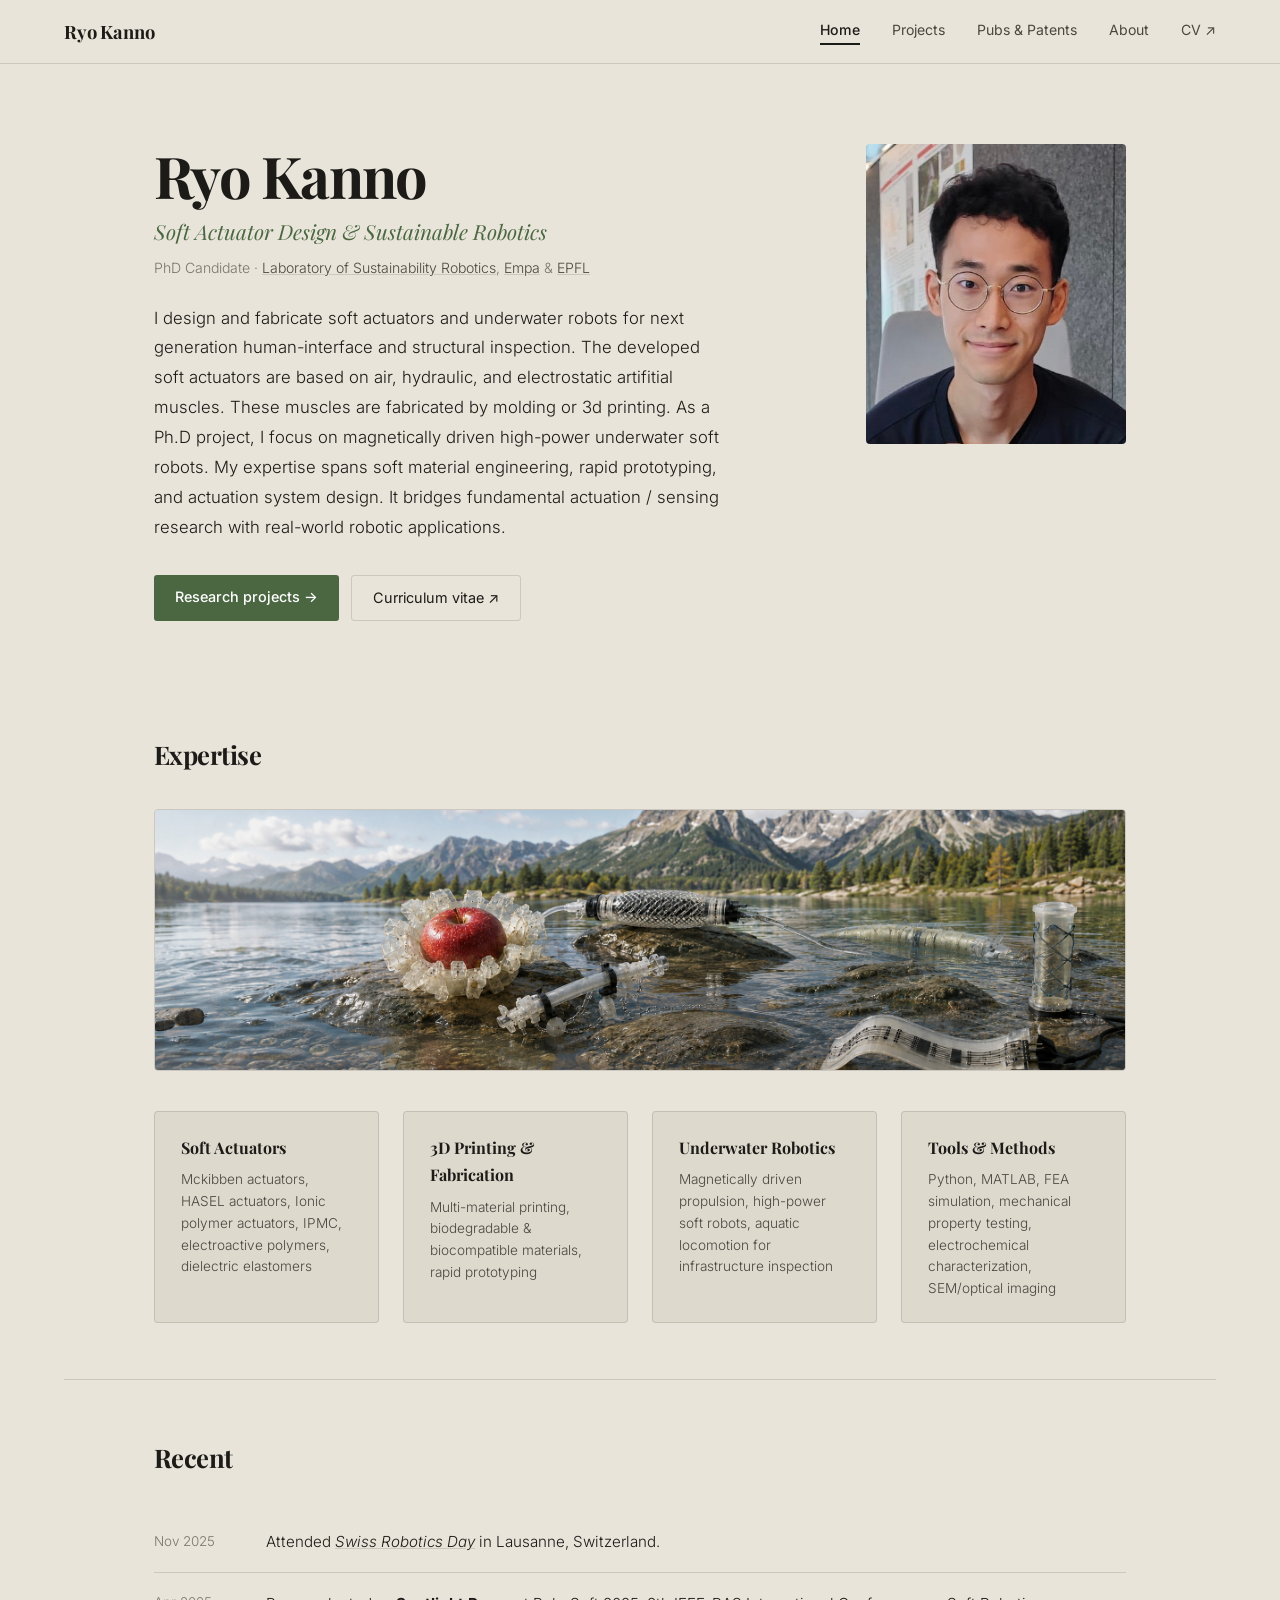
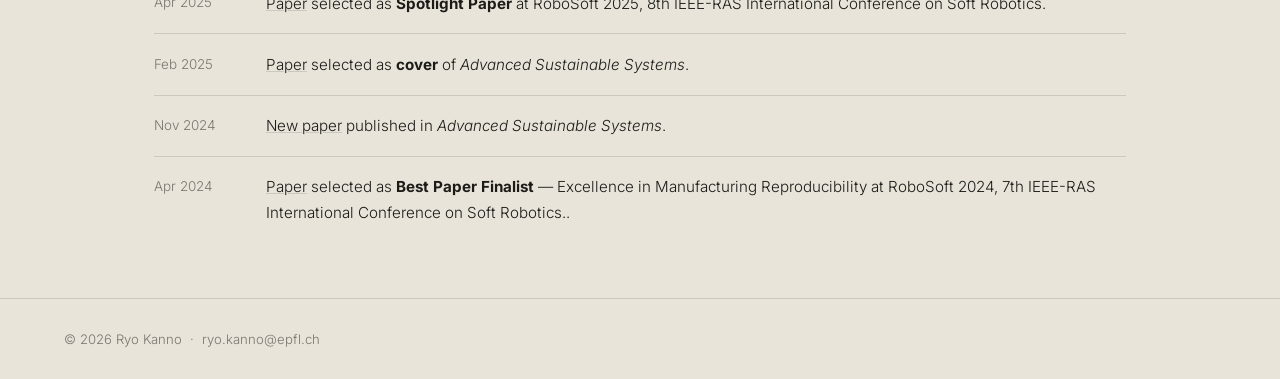
<file: index.html>
<!DOCTYPE html>
<html lang="en">
<head>
  <meta charset="UTF-8" />
  <meta name="viewport" content="width=device-width, initial-scale=1.0" />
  <meta name="description" content="Ryo Kanno — Soft Robotics Engineer. PhD candidate at EPFL specializing in ionic polymer actuators, 3D printing, and underwater soft robots." />
  <title>Ryo Kanno</title>
  <link rel="stylesheet" href="style.css" />
  <link rel="preconnect" href="https://fonts.googleapis.com" />
  <link href="https://fonts.googleapis.com/css2?family=Playfair+Display:ital,wght@0,400;0,700;1,400;1,700&family=Inter:wght@300;400;500&display=swap" rel="stylesheet" />
</head>
<body>

  <!-- TOP NAV -->
  <header class="topnav">
    <a class="site-name" href="index.html">Ryo Kanno</a>
    <nav class="nav-links">
      <a href="index.html" class="active">Home</a>
      <a href="projects.html">Projects</a>
      <a href="publications.html">Pubs &amp; Patents</a>
      <a href="about.html">About</a>
      <a href="CV_Ryo_Kanno_General.pdf" target="_blank">CV ↗</a>
    </nav>
    <button class="hamburger" onclick="toggleMobileNav()" aria-label="Menu">&#9776;</button>
  </header>

  <div class="mobile-nav" id="mobileNav">
    <a href="index.html">Home</a>
    <a href="projects.html">Projects</a>
    <a href="publications.html">Pubs &amp; Patents</a>
    <a href="about.html">About</a>
    <a href="CV_Ryo_Kanno_General.pdf" target="_blank">CV ↗</a>
  </div>

  <!-- HERO -->
  <main>
    <section class="hero">
      <div class="hero-left">
        <h1>Ryo Kanno</h1>
        <p class="hero-tagline">Soft Actuator Design &amp; Sustainable Robotics</p>
        <p class="hero-affil">
          PhD Candidate · <a href="https://sustainability-robotics.ch" target="_blank">Laboratory of Sustainability Robotics</a>,
          <a href="https://www.empa.ch" target="_blank">Empa</a> &amp; <a href="https://www.epfl.ch" target="_blank">EPFL</a>
        </p>
        <p class="hero-bio">
          I design and fabricate soft actuators and underwater robots for next generation human-interface and structural inspection. 
          The developed soft actuators are based on air, hydraulic, and electrostatic artifitial muscles. 
          These muscles are fabricated by molding or 3d printing. As a Ph.D project, 
          I focus on magnetically driven high-power underwater soft robots. My expertise spans
          soft material engineering, rapid prototyping, and actuation system design. It bridges
          fundamental actuation / sensing research with real-world robotic applications.
        </p>
        <div class="hero-ctas">
          <a href="projects.html" class="btn-primary">Research projects →</a>
          <a href="CV_Ryo_Kanno_General.pdf" target="_blank" class="btn-secondary">Curriculum vitae ↗</a>
        </div>
      </div>
      <div class="hero-right">
        <!-- Replace with: <img src="images/headshot.jpg" alt="Ryo Kanno" /> -->
        <img src="IMG_6005.jpeg" alt="Ryo Kanno" class="hero-photo" />
      </div>
    </section>

    <!-- EXPERTISE -->
    <section class="section expertise-section">
      <h2>Expertise</h2>

      <!-- ADD THE BANNER IMAGE HERE -->
      <div class="expertise-banner-wrapper">
        <img src="expertise.png" alt="Robotics Research Overview" class="expertise-banner-img" />
      </div>

      <div class="expertise-grid">
        <div class="expertise-item">
          <h3>Soft Actuators</h3>
          <p>Mckibben actuators, HASEL actuators, Ionic polymer actuators, IPMC, electroactive polymers, dielectric elastomers</p>
        </div>
        <div class="expertise-item">
          <h3>3D Printing &amp; Fabrication</h3>
          <p>Multi-material printing, biodegradable &amp; biocompatible materials, rapid prototyping</p>
        </div>
        <div class="expertise-item">
          <h3>Underwater Robotics</h3>
          <p>Magnetically driven propulsion, high-power soft robots, aquatic locomotion for infrastructure inspection</p>
        </div>
        <div class="expertise-item">
          <h3>Tools &amp; Methods</h3>
          <p>Python, MATLAB, FEA simulation, mechanical property testing, electrochemical characterization, SEM/optical imaging</p>
        </div>
      </div>
    </section>

    <div class="full-divider"></div>

    <!-- RECENT -->
    <section class="section recent-section">
      <h2>Recent</h2>
      <ul class="recent-list">
        <li>
          <span class="recent-date">Nov 2025</span>
          <span class="recent-text">Attended <a href="https://swissroboticsday.ch/srd25/" target="_blank"><em>Swiss Robotics Day</em></a> in Lausanne, Switzerland.</span>
        </li>
        <li>
          <span class="recent-date">Apr 2025</span>
          <span class="recent-text"><a href="https://arxiv.org/pdf/2501.12025" target="_blank">Paper</a> selected as <strong>Spotlight Paper</strong> at RoboSoft 2025, 8th IEEE-RAS International Conference on Soft Robotics.</span>
        </li>
        <li>
          <span class="recent-date">Feb 2025</span>
          <span class="recent-text"><a href="https://advanced.onlinelibrary.wiley.com/doi/abs/10.1002/adsu.202570021" target="_blank">Paper</a> selected as <strong>cover</strong> of <em>Advanced Sustainable Systems</em>.</span>
        </li>
        <li>
          <span class="recent-date">Nov 2024</span>
          <span class="recent-text"><a href="https://advanced.onlinelibrary.wiley.com/doi/full/10.1002/adsu.202400450" target="_blank">New paper</a> published in <em>Advanced Sustainable Systems</em>.</span>
        </li>
        <li>
          <span class="recent-date">Apr 2024</span>
          <span class="recent-text"><a href="https://takahiromiki.com/publication-posts/learning-to-walk-in-confined-spaces-using-3d-representation/" target="_blank">Paper</a> selected as <strong>Best Paper Finalist</strong> — Excellence in Manufacturing Reproducibility at RoboSoft 2024, 7th IEEE-RAS International Conference on Soft Robotics..</span>
        </li>
      </ul>
    </section>
  </main>

  <footer class="footer">
    © 2026 Ryo Kanno &nbsp;·&nbsp; <a href="mailto:ryo.kanno@epfl.ch">ryo.kanno@epfl.ch</a>
  </footer>

  <script>
    function toggleMobileNav() {
      document.getElementById('mobileNav').classList.toggle('open');
    }
  </script>
</body>
</html>
</file>
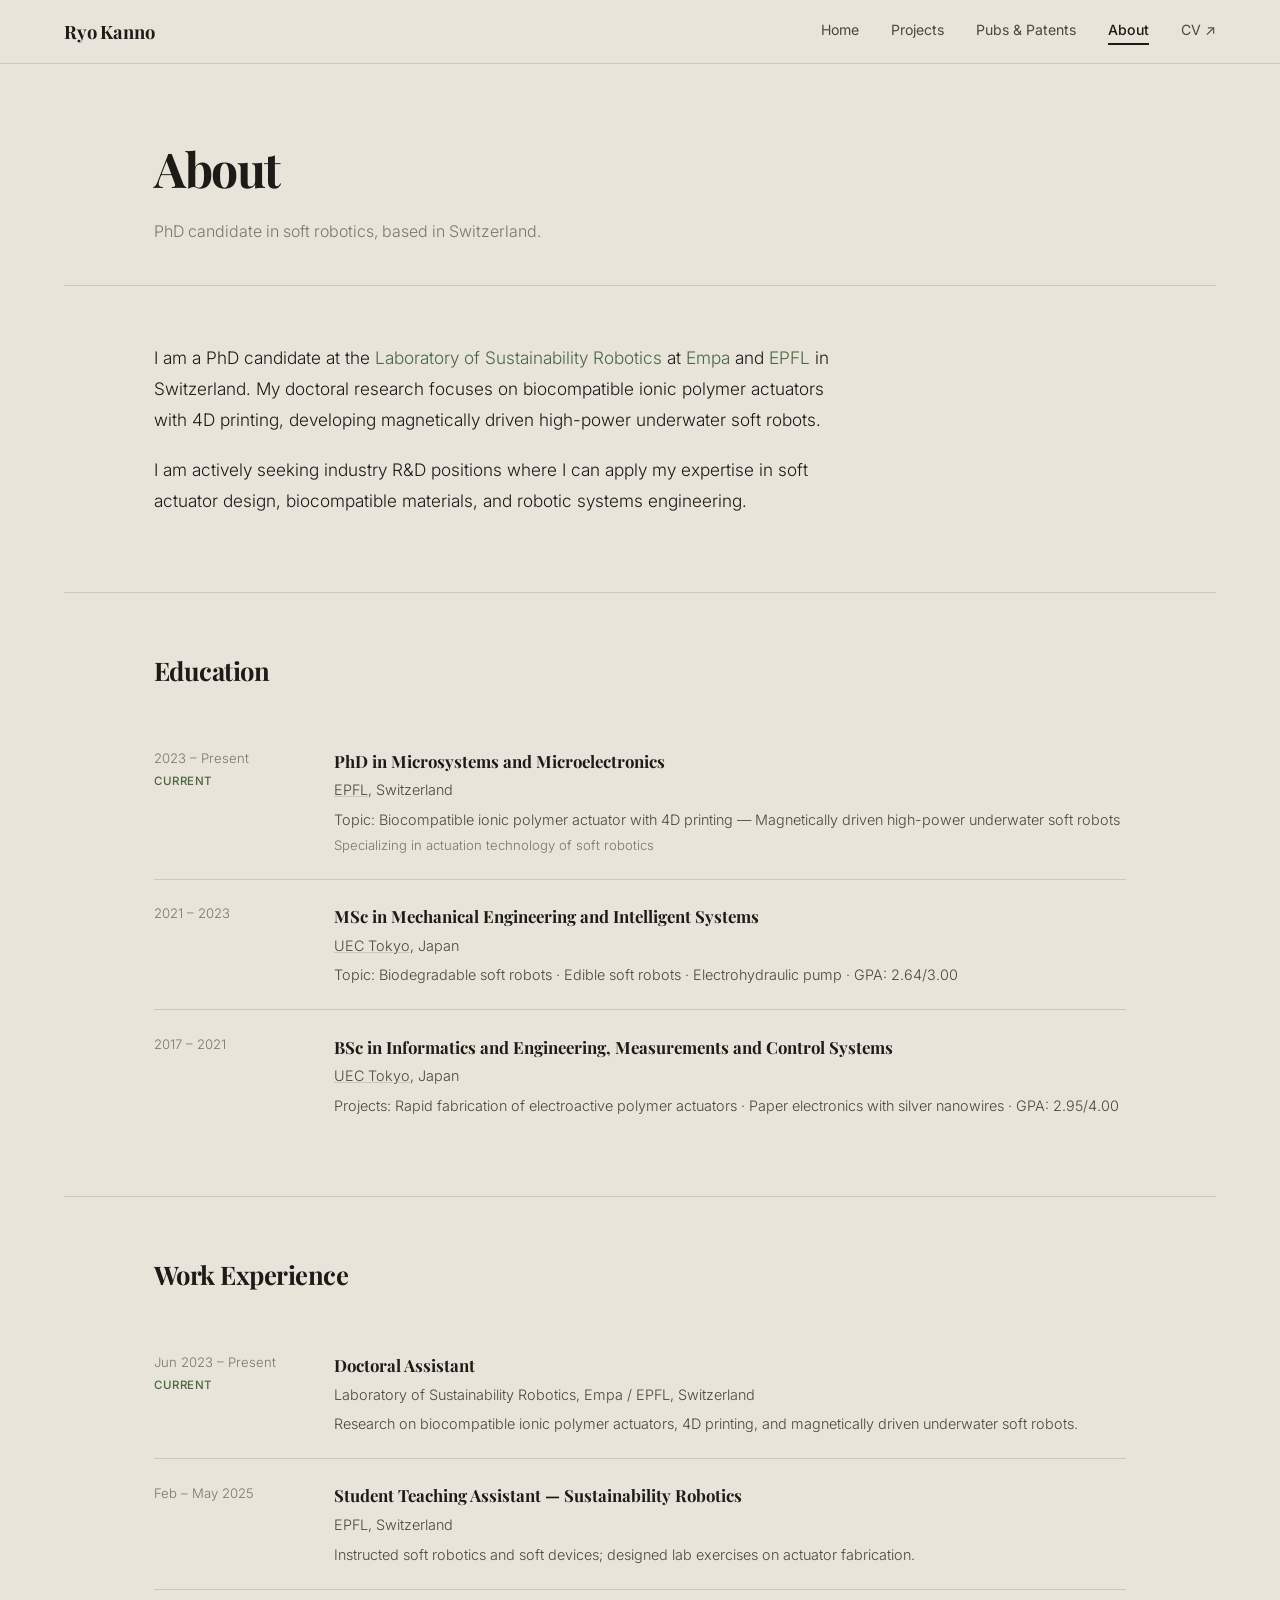
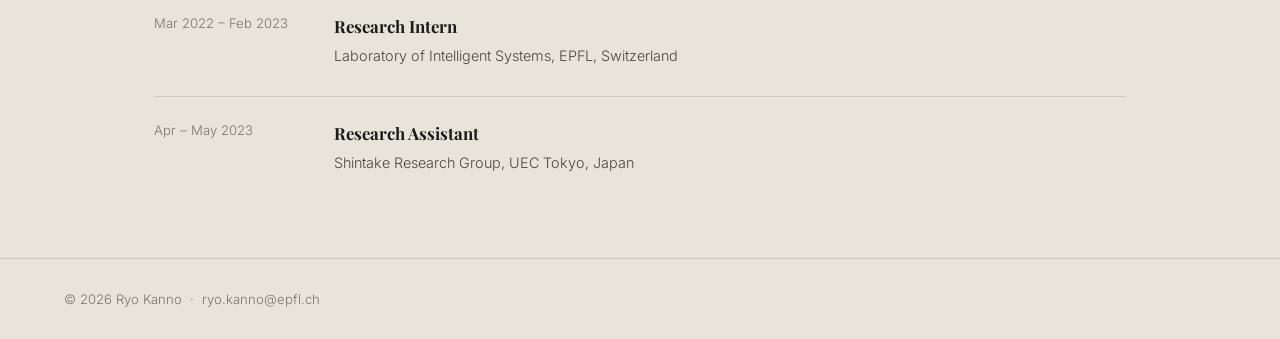
<file: about.html>
<!DOCTYPE html>
<html lang="en">
<head>
  <meta charset="UTF-8" />
  <meta name="viewport" content="width=device-width, initial-scale=1.0" />
  <title>About — Ryo Kanno</title>
  <link rel="stylesheet" href="style.css" />
  <link rel="preconnect" href="https://fonts.googleapis.com" />
  <link href="https://fonts.googleapis.com/css2?family=Playfair+Display:ital,wght@0,400;0,700;1,400;1,700&family=Inter:wght@300;400;500&display=swap" rel="stylesheet" />
</head>
<body>

  <header class="topnav">
    <a class="site-name" href="index.html">Ryo Kanno</a>
    <nav class="nav-links">
      <a href="index.html">Home</a>
      <a href="projects.html">Projects</a>
      <a href="publications.html">Pubs &amp; Patents</a>
      <a href="about.html" class="active">About</a>
      <a href="CV_Ryo_Kanno_General.pdf" target="_blank">CV ↗</a>
    </nav>
    <button class="hamburger" onclick="toggleMobileNav()" aria-label="Menu">&#9776;</button>
  </header>

  <div class="mobile-nav" id="mobileNav">
    <a href="index.html">Home</a>
    <a href="projects.html">Projects</a>
    <a href="publications.html">Pubs &amp; Patents</a>
    <a href="about.html">About</a>
    <a href="CV_Ryo_Kanno_General.pdf" target="_blank">CV ↗</a>
  </div>

  <main>
    <section class="page-hero">
      <h1>About</h1>
      <p class="page-sub">PhD candidate in soft robotics, based in Switzerland.</p>
    </section>

    <div class="full-divider"></div>

    <section class="section inner-section">
      <p class="about-lead">
        I am a PhD candidate at the <a href="https://sustainability-robotics.ch" target="_blank">Laboratory of Sustainability Robotics</a>
        at <a href="https://www.empa.ch" target="_blank">Empa</a> and <a href="https://www.epfl.ch" target="_blank">EPFL</a> in Switzerland.
        My doctoral research focuses on biocompatible ionic polymer actuators with 4D printing,
        developing magnetically driven high-power underwater soft robots.
      </p>
      <p class="about-lead">
        I am actively seeking industry R&amp;D positions where I can apply my expertise in
        soft actuator design, biocompatible materials, and robotic systems engineering.
      </p>
    </section>

    <div class="full-divider"></div>

    <!-- EDUCATION -->
    <section class="section inner-section">
      <h2>Education</h2>

      <div class="cv-entry">
        <div class="cv-meta">
          <span class="cv-date">2023 – Present</span>
          <span class="cv-tag">Current</span>
        </div>
        <div class="cv-body">
          <h3>PhD in Microsystems and Microelectronics</h3>
          <p class="cv-place"><a href="https://www.epfl.ch" target="_blank">EPFL</a>, Switzerland</p>
          <p>Topic: Biocompatible ionic polymer actuator with 4D printing — Magnetically driven high-power underwater soft robots</p>
          <p class="cv-note">Specializing in actuation technology of soft robotics</p>
        </div>
      </div>

      <div class="cv-entry">
        <div class="cv-meta">
          <span class="cv-date">2021 – 2023</span>
        </div>
        <div class="cv-body">
          <h3>MSc in Mechanical Engineering and Intelligent Systems</h3>
          <p class="cv-place"><a href="https://www.uec.ac.jp/eng/" target="_blank">UEC Tokyo</a>, Japan</p>
          <p>Topic: Biodegradable soft robots · Edible soft robots · Electrohydraulic pump · GPA: 2.64/3.00</p>
        </div>
      </div>

      <div class="cv-entry">
        <div class="cv-meta">
          <span class="cv-date">2017 – 2021</span>
        </div>
        <div class="cv-body">
          <h3>BSc in Informatics and Engineering, Measurements and Control Systems</h3>
          <p class="cv-place"><a href="https://www.uec.ac.jp/eng/" target="_blank">UEC Tokyo</a>, Japan</p>
          <p>Projects: Rapid fabrication of electroactive polymer actuators · Paper electronics with silver nanowires · GPA: 2.95/4.00</p>
        </div>
      </div>
    </section>

    <div class="full-divider"></div>

    <!-- EXPERIENCE -->
    <section class="section inner-section">
      <h2>Work Experience</h2>

      <div class="cv-entry">
        <div class="cv-meta">
          <span class="cv-date">Jun 2023 – Present</span>
          <span class="cv-tag">Current</span>
        </div>
        <div class="cv-body">
          <h3>Doctoral Assistant</h3>
          <p class="cv-place">Laboratory of Sustainability Robotics, Empa / EPFL, Switzerland</p>
          <p>Research on biocompatible ionic polymer actuators, 4D printing, and magnetically driven underwater soft robots.</p>
        </div>
      </div>

      <div class="cv-entry">
        <div class="cv-meta">
          <span class="cv-date">Feb – May 2025</span>
        </div>
        <div class="cv-body">
          <h3>Student Teaching Assistant — Sustainability Robotics</h3>
          <p class="cv-place">EPFL, Switzerland</p>
          <p>Instructed soft robotics and soft devices; designed lab exercises on actuator fabrication.</p>
        </div>
      </div>

      <div class="cv-entry">
        <div class="cv-meta">
          <span class="cv-date">Mar 2022 – Feb 2023</span>
        </div>
        <div class="cv-body">
          <h3>Research Intern</h3>
          <p class="cv-place">Laboratory of Intelligent Systems, EPFL, Switzerland</p>
        </div>
      </div>

      <div class="cv-entry">
        <div class="cv-meta">
          <span class="cv-date">Apr – May 2023</span>
        </div>
        <div class="cv-body">
          <h3>Research Assistant</h3>
          <p class="cv-place">Shintake Research Group, UEC Tokyo, Japan</p>
        </div>
      </div>
    </section>

  </main>

  <footer class="footer">
    © 2026 Ryo Kanno &nbsp;·&nbsp; <a href="mailto:ryo.kanno@epfl.ch">ryo.kanno@epfl.ch</a>
  </footer>

  <script>
    function toggleMobileNav() {
      document.getElementById('mobileNav').classList.toggle('open');
    }
  </script>
</body>
</html>
</file>
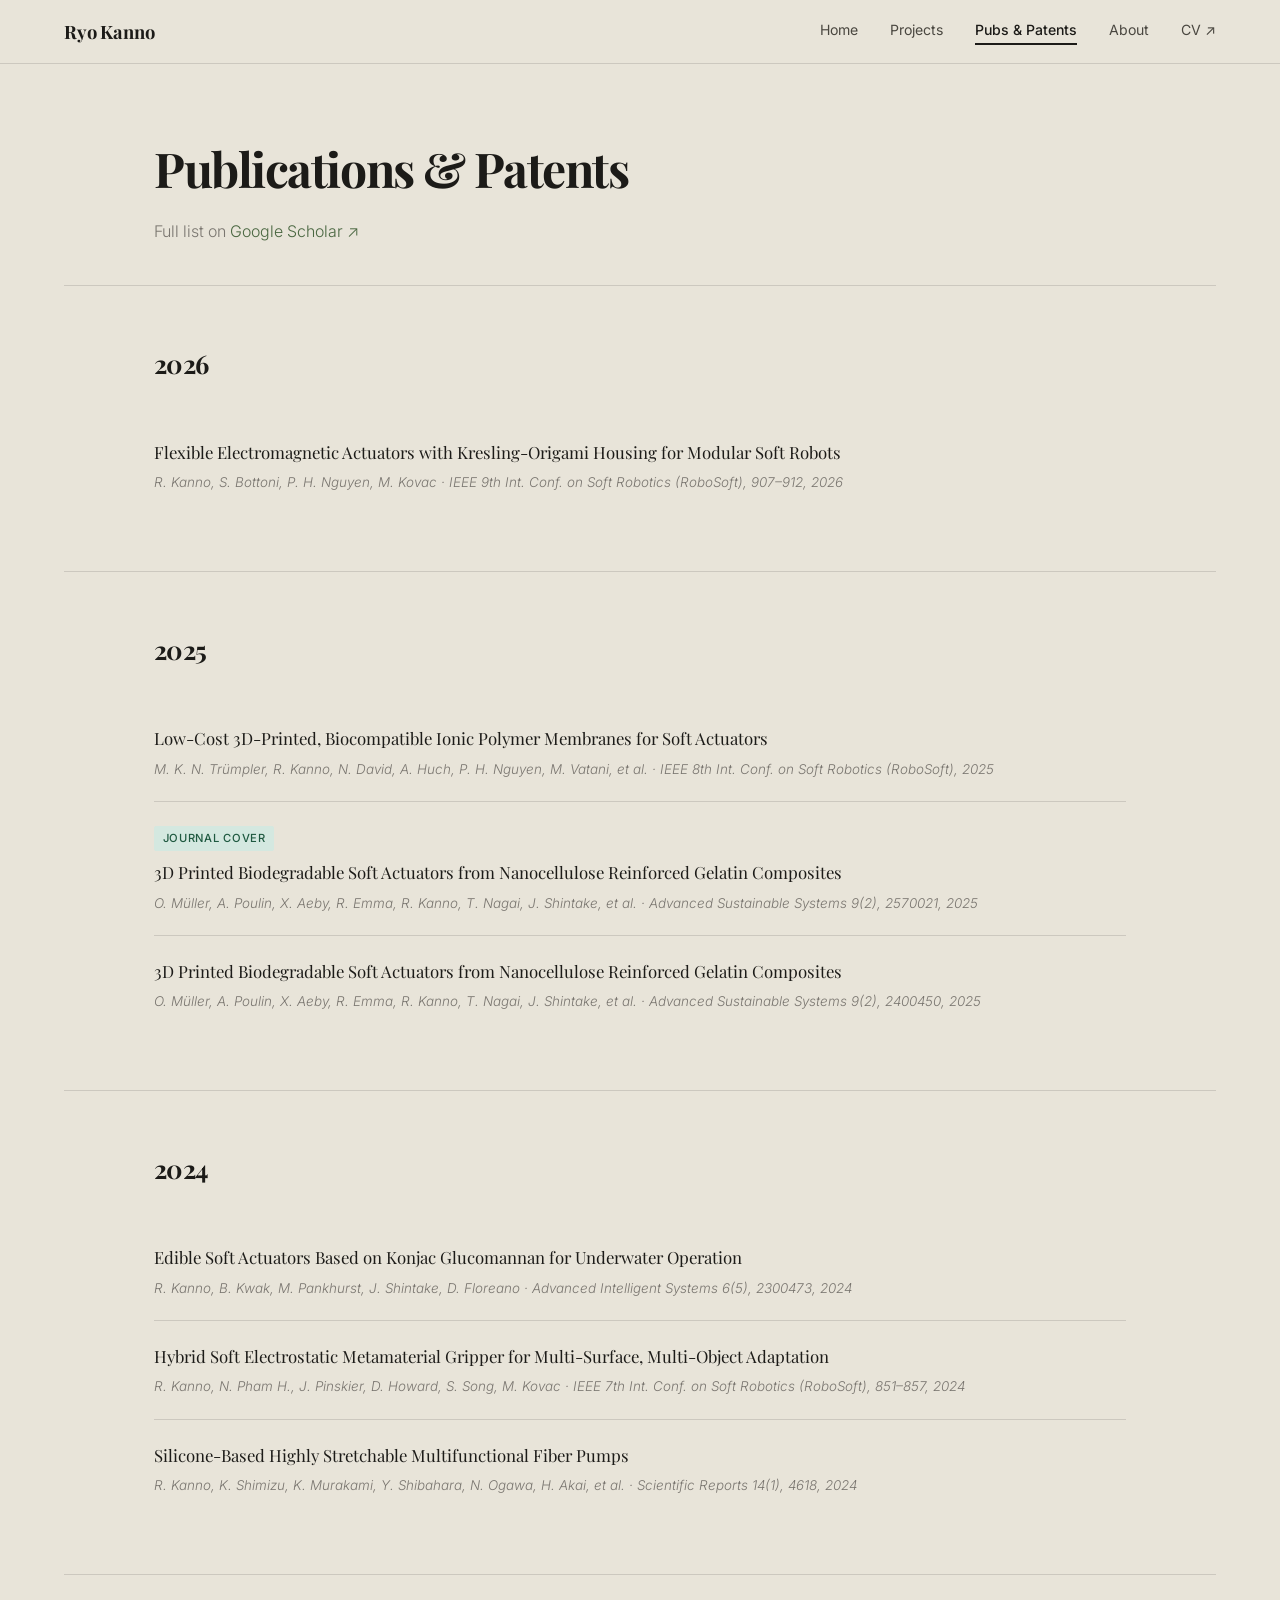
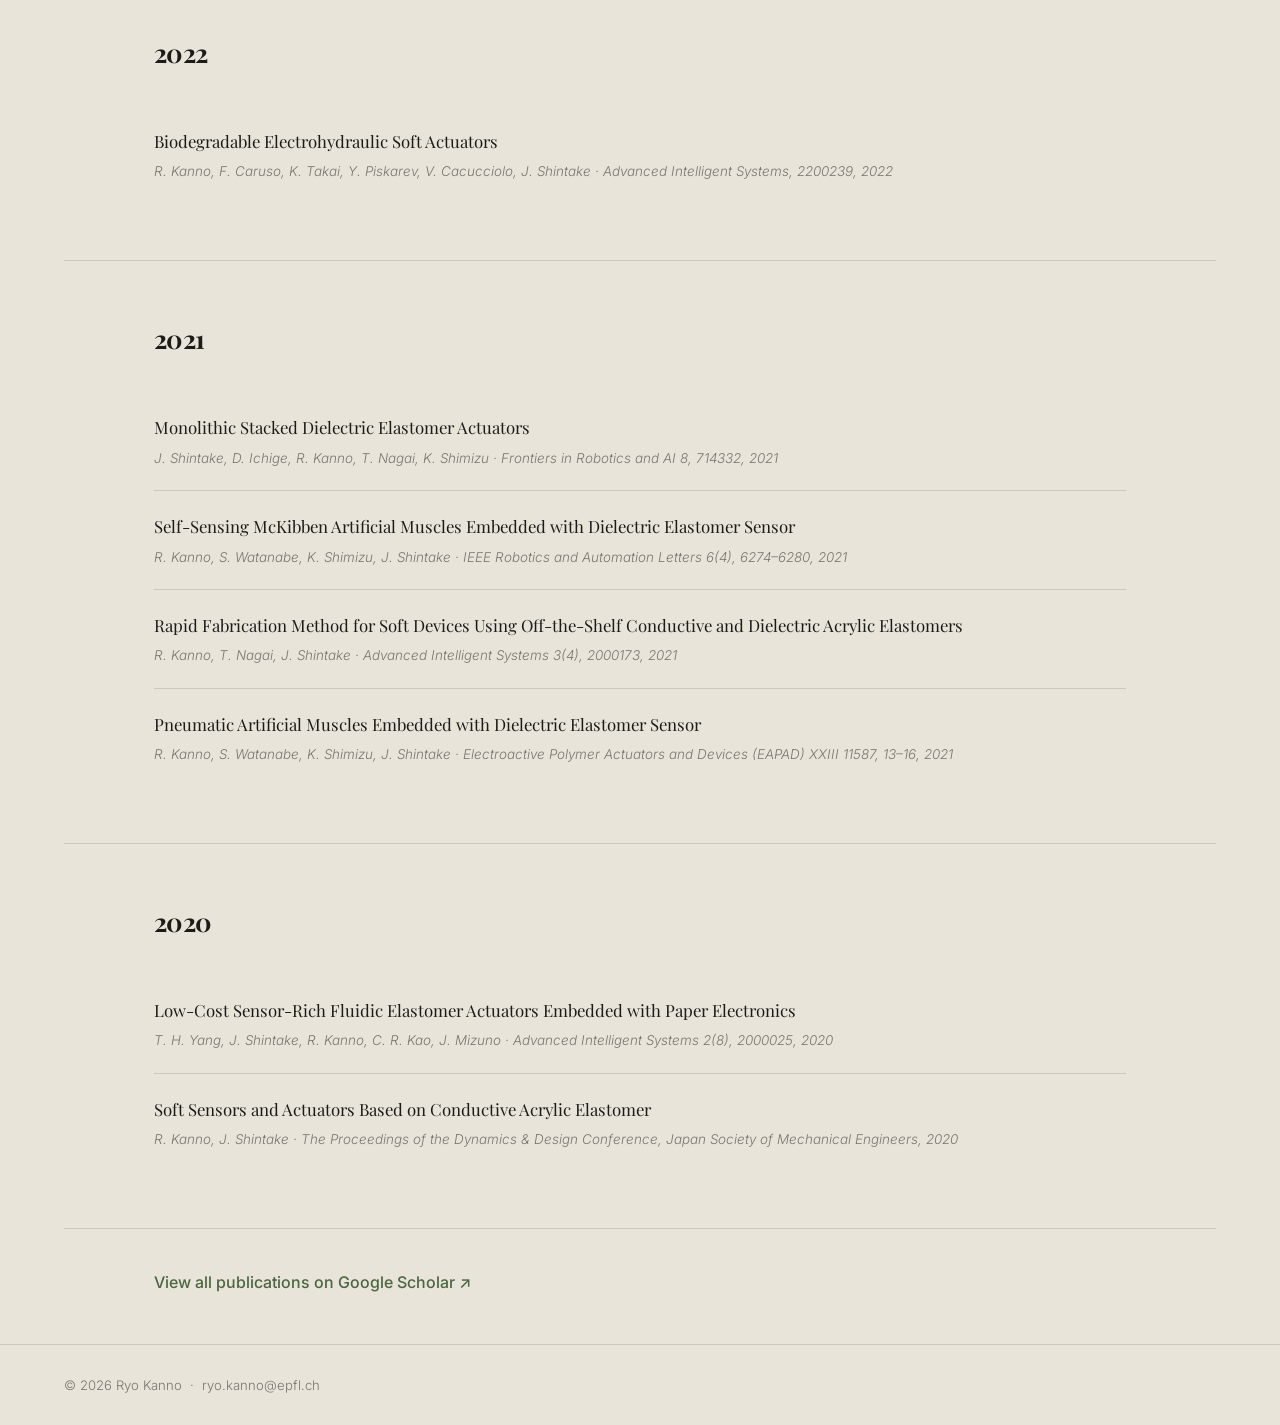
<file: publications.html>
<!DOCTYPE html>
<html lang="en">
<head>
  <meta charset="UTF-8" />
  <meta name="viewport" content="width=device-width, initial-scale=1.0" />
  <title>Publications — Ryo Kanno</title>
  <link rel="stylesheet" href="style.css" />
  <link rel="preconnect" href="https://fonts.googleapis.com" />
  <link href="https://fonts.googleapis.com/css2?family=Playfair+Display:ital,wght@0,400;0,700;1,400;1,700&family=Inter:wght@300;400;500&display=swap" rel="stylesheet" />
</head>
<body>

  <header class="topnav">
    <a class="site-name" href="index.html">Ryo Kanno</a>
    <nav class="nav-links">
      <a href="index.html">Home</a>
      <a href="projects.html">Projects</a>
      <a href="publications.html" class="active">Pubs &amp; Patents</a>
      <a href="about.html">About</a>
      <a href="CV_Ryo_Kanno_General.pdf" target="_blank">CV ↗</a>
    </nav>
    <button class="hamburger" onclick="toggleMobileNav()" aria-label="Menu">&#9776;</button>
  </header>

  <div class="mobile-nav" id="mobileNav">
    <a href="index.html">Home</a>
    <a href="projects.html">Projects</a>
    <a href="publications.html">Pubs &amp; Patents</a>
    <a href="about.html">About</a>
    <a href="CV_Ryo_Kanno_General.pdf" target="_blank">CV ↗</a>
  </div>

  <main>
    <section class="page-hero">
      <h1>Publications &amp; Patents</h1>
      <p class="page-sub">Full list on <a href="https://scholar.google.co.jp/citations?user=6euEpQsAAAAJ&hl=en" target="_blank">Google Scholar ↗</a></p>
    </section>

    <div class="full-divider"></div>

    <section class="section inner-section">
      <h2>2026</h2>

      <div class="pub-entry">
        <p class="pub-title">Flexible Electromagnetic Actuators with Kresling-Origami Housing for Modular Soft Robots</p>
        <p class="pub-meta">R. Kanno, S. Bottoni, P. H. Nguyen, M. Kovac · IEEE 9th Int. Conf. on Soft Robotics (RoboSoft), 907–912, 2026</p>
      </div>
    </section>

    <div class="full-divider"></div>

    <section class="section inner-section">
      <h2>2025</h2>

      <div class="pub-entry">
        <p class="pub-title">Low-Cost 3D-Printed, Biocompatible Ionic Polymer Membranes for Soft Actuators</p>
        <p class="pub-meta">M. K. N. Trümpler, R. Kanno, N. David, A. Huch, P. H. Nguyen, M. Vatani, et al. · IEEE 8th Int. Conf. on Soft Robotics (RoboSoft), 2025</p>
      </div>

      <div class="pub-entry">
        <span class="pub-pill cover">Journal Cover</span>
        <p class="pub-title">3D Printed Biodegradable Soft Actuators from Nanocellulose Reinforced Gelatin Composites</p>
        <p class="pub-meta">O. Müller, A. Poulin, X. Aeby, R. Emma, R. Kanno, T. Nagai, J. Shintake, et al. · Advanced Sustainable Systems 9(2), 2570021, 2025</p>
      </div>

      <div class="pub-entry">
        <p class="pub-title">3D Printed Biodegradable Soft Actuators from Nanocellulose Reinforced Gelatin Composites</p>
        <p class="pub-meta">O. Müller, A. Poulin, X. Aeby, R. Emma, R. Kanno, T. Nagai, J. Shintake, et al. · Advanced Sustainable Systems 9(2), 2400450, 2025</p>
      </div>
    </section>

    <div class="full-divider"></div>

    <section class="section inner-section">
      <h2>2024</h2>

      <div class="pub-entry">
        <p class="pub-title">Edible Soft Actuators Based on Konjac Glucomannan for Underwater Operation</p>
        <p class="pub-meta">R. Kanno, B. Kwak, M. Pankhurst, J. Shintake, D. Floreano · Advanced Intelligent Systems 6(5), 2300473, 2024</p>
      </div>

      <div class="pub-entry">
        <p class="pub-title">Hybrid Soft Electrostatic Metamaterial Gripper for Multi-Surface, Multi-Object Adaptation</p>
        <p class="pub-meta">R. Kanno, N. Pham H., J. Pinskier, D. Howard, S. Song, M. Kovac · IEEE 7th Int. Conf. on Soft Robotics (RoboSoft), 851–857, 2024</p>
      </div>

      <div class="pub-entry">
        <p class="pub-title">Silicone-Based Highly Stretchable Multifunctional Fiber Pumps</p>
        <p class="pub-meta">R. Kanno, K. Shimizu, K. Murakami, Y. Shibahara, N. Ogawa, H. Akai, et al. · Scientific Reports 14(1), 4618, 2024</p>
      </div>
    </section>

    <div class="full-divider"></div>

    <section class="section inner-section">
      <h2>2022</h2>

      <div class="pub-entry">
        <p class="pub-title">Biodegradable Electrohydraulic Soft Actuators</p>
        <p class="pub-meta">R. Kanno, F. Caruso, K. Takai, Y. Piskarev, V. Cacucciolo, J. Shintake · Advanced Intelligent Systems, 2200239, 2022</p>
      </div>
    </section>

    <div class="full-divider"></div>

    <section class="section inner-section">
      <h2>2021</h2>

      <div class="pub-entry">
        <p class="pub-title">Monolithic Stacked Dielectric Elastomer Actuators</p>
        <p class="pub-meta">J. Shintake, D. Ichige, R. Kanno, T. Nagai, K. Shimizu · Frontiers in Robotics and AI 8, 714332, 2021</p>
      </div>

      <div class="pub-entry">
        <p class="pub-title">Self-Sensing McKibben Artificial Muscles Embedded with Dielectric Elastomer Sensor</p>
        <p class="pub-meta">R. Kanno, S. Watanabe, K. Shimizu, J. Shintake · IEEE Robotics and Automation Letters 6(4), 6274–6280, 2021</p>
      </div>

      <div class="pub-entry">
        <p class="pub-title">Rapid Fabrication Method for Soft Devices Using Off-the-Shelf Conductive and Dielectric Acrylic Elastomers</p>
        <p class="pub-meta">R. Kanno, T. Nagai, J. Shintake · Advanced Intelligent Systems 3(4), 2000173, 2021</p>
      </div>

      <div class="pub-entry">
        <p class="pub-title">Pneumatic Artificial Muscles Embedded with Dielectric Elastomer Sensor</p>
        <p class="pub-meta">R. Kanno, S. Watanabe, K. Shimizu, J. Shintake · Electroactive Polymer Actuators and Devices (EAPAD) XXIII 11587, 13–16, 2021</p>
      </div>
    </section>

    <div class="full-divider"></div>

    <section class="section inner-section">
      <h2>2020</h2>

      <div class="pub-entry">
        <p class="pub-title">Low-Cost Sensor-Rich Fluidic Elastomer Actuators Embedded with Paper Electronics</p>
        <p class="pub-meta">T. H. Yang, J. Shintake, R. Kanno, C. R. Kao, J. Mizuno · Advanced Intelligent Systems 2(8), 2000025, 2020</p>
      </div>

      <div class="pub-entry">
        <p class="pub-title">Soft Sensors and Actuators Based on Conductive Acrylic Elastomer</p>
        <p class="pub-meta">R. Kanno, J. Shintake · The Proceedings of the Dynamics &amp; Design Conference, Japan Society of Mechanical Engineers, 2020</p>
      </div>
    </section>

    <div class="full-divider"></div>

    <p class="scholar-cta">
      <a href="https://scholar.google.co.jp/citations?user=6euEpQsAAAAJ&hl=en" target="_blank">View all publications on Google Scholar ↗</a>
    </p>

  </main>

  <footer class="footer">
    © 2026 Ryo Kanno &nbsp;·&nbsp; <a href="mailto:ryo.kanno@epfl.ch">ryo.kanno@epfl.ch</a>
  </footer>

  <script>
    function toggleMobileNav() {
      document.getElementById('mobileNav').classList.toggle('open');
    }
  </script>
</body>
</html>
</file>
<file: style.css>
/* ============================================
   RYO KANNO — v2
   Matches mechphnguyen.com: top nav, beige bg,
   wide full-page layout, large Playfair serif
   ============================================ */

:root {
  --bg:        #e8e4d9;   /* warm beige matching reference */
  --bg-card:   #ddd9cd;
  --text:      #1c1b18;
  --text-mid:  #4a4740;
  --text-muted:#7a7670;
  --accent:    #4a6741;   /* muted olive-green, matches reference buttons */
  --accent-hover: #37502f;
  --border:    rgba(0,0,0,0.12);
  --nav-h:     64px;
  --font-serif: 'Playfair Display', Georgia, serif;
  --font-sans:  'Inter', system-ui, sans-serif;
  --max-w:     1100px;
  --pad-x:     5vw;
}

*, *::before, *::after { box-sizing: border-box; margin: 0; padding: 0; }

html { font-size: 16px; scroll-behavior: smooth; }

body {
  background: var(--bg);
  color: var(--text);
  font-family: var(--font-sans);
  font-weight: 300;
  line-height: 1.7;
  min-height: 100vh;
}

/* ============================================
   TOP NAV
   ============================================ */

.topnav {
  display: flex;
  align-items: center;
  justify-content: space-between;
  padding: 0 var(--pad-x);
  height: var(--nav-h);
  border-bottom: 1px solid var(--border);
  position: sticky;
  top: 0;
  background: var(--bg);
  z-index: 100;
}

.site-name {
  font-family: var(--font-serif);
  font-weight: 700;
  font-size: 1.15rem;
  color: var(--text);
  text-decoration: none;
  letter-spacing: -0.01em;
  white-space: nowrap;
}

.nav-links {
  display: flex;
  gap: 2rem;
  align-items: center;
}

.nav-links a {
  font-size: 0.88rem;
  font-weight: 400;
  color: var(--text-mid);
  text-decoration: none;
  padding-bottom: 2px;
  border-bottom: 2px solid transparent;
  transition: color 0.15s, border-color 0.15s;
  white-space: nowrap;
}

.nav-links a:hover { color: var(--text); }
.nav-links a.active {
  color: var(--text);
  border-bottom-color: var(--text);
  font-weight: 500;
}

.hamburger {
  display: none;
  background: none;
  border: none;
  font-size: 1.4rem;
  cursor: pointer;
  color: var(--text);
  padding: 0.2rem;
}

/* Mobile nav dropdown */
.mobile-nav {
  display: none;
  flex-direction: column;
  background: var(--bg);
  border-bottom: 1px solid var(--border);
  padding: 1rem var(--pad-x);
  gap: 0.8rem;
}

.mobile-nav.open { display: flex; }

.mobile-nav a {
  font-size: 0.95rem;
  color: var(--text-mid);
  text-decoration: none;
  padding: 0.3rem 0;
}

/* ============================================
   HERO
   ============================================ */

.hero {
  display: flex;
  align-items: flex-start;
  gap: 4rem;
  padding: 5rem var(--pad-x) 4rem;
  max-width: var(--max-w);
  margin: 0 auto;
}

.hero-left { flex: 1; min-width: 0; }

.hero-left h1 {
  font-family: var(--font-serif);
  font-weight: 700;
  font-size: clamp(2.4rem, 5vw, 3.6rem);
  letter-spacing: -0.03em;
  line-height: 1.1;
  margin-bottom: 0.6rem;
  color: var(--text);
}

.hero-tagline {
  font-family: var(--font-serif);
  font-style: italic;
  font-size: clamp(1rem, 2vw, 1.3rem);
  color: var(--accent);
  margin-bottom: 0.6rem;
  line-height: 1.4;
}

.hero-affil {
  font-size: 0.88rem;
  color: var(--text-muted);
  margin-bottom: 1.5rem;
}

.hero-affil a {
  color: var(--text-mid);
  text-decoration: underline;
  text-decoration-color: var(--border);
  transition: color 0.15s;
}
.hero-affil a:hover { color: var(--accent); }

.hero-bio {
  font-size: 1.05rem;
  line-height: 1.78;
  color: var(--text);
  margin-bottom: 2rem;
  max-width: 580px;
}

.hero-ctas {
  display: flex;
  gap: 0.8rem;
  flex-wrap: wrap;
}

.btn-primary {
  display: inline-block;
  background: var(--accent);
  color: #fff;
  font-size: 0.9rem;
  font-weight: 500;
  padding: 0.65rem 1.3rem;
  border-radius: 3px;
  text-decoration: none;
  transition: background 0.15s;
}
.btn-primary:hover { background: var(--accent-hover); }

.btn-secondary {
  display: inline-block;
  background: transparent;
  color: var(--text);
  font-size: 0.9rem;
  font-weight: 400;
  padding: 0.63rem 1.3rem;
  border-radius: 3px;
  border: 1px solid var(--border);
  text-decoration: none;
  transition: border-color 0.15s, color 0.15s;
}
.btn-secondary:hover { border-color: var(--text); }

.hero-right { flex-shrink: 0; }

.hero-right img {
  width: 260px;
  height: 300px;
  object-fit: cover;
  border-radius: 4px;
  display: block;
}

.photo-placeholder {
  width: 240px;
  height: 280px;
  background: var(--bg-card);
  border: 1px dashed var(--border);
  border-radius: 4px;
  display: flex;
  align-items: center;
  justify-content: center;
  color: var(--text-muted);
  font-size: 0.82rem;
}

/* ============================================
   SHARED SECTION LAYOUT
   ============================================ */

.section {
  padding: 3.5rem var(--pad-x);
  max-width: var(--max-w);
  margin: 0 auto;
}

.inner-section {
  /* same as .section but used inside page layouts */
}

.full-divider {
  border: none;
  border-top: 1px solid var(--border);
  margin: 0 var(--pad-x);
}

.section h2 {
  font-family: var(--font-serif);
  font-weight: 700;
  font-size: 1.6rem;
  letter-spacing: -0.02em;
  margin-bottom: 2rem;
  color: var(--text);
}

/* ============================================
   EXPERTISE GRID
   ============================================ */

.expertise-section { padding-top: 3rem; 
 .expertise-banner-wrapper {
  width: stretch;
 }
}

.expertise-grid {
  display: grid;
  grid-template-columns: repeat(auto-fit, minmax(220px, 1fr));
  gap: 1.5rem;
}

.expertise-item {
  background: var(--bg-card);
  border-radius: 4px;
  padding: 1.4rem 1.6rem;
  border: 1px solid var(--border);
}

.expertise-item h3 {
  font-family: var(--font-serif);
  font-weight: 700;
  font-size: 1rem;
  margin-bottom: 0.5rem;
  color: var(--text);
}

.expertise-item p {
  font-size: 0.85rem;
  color: var(--text-mid);
  line-height: 1.6;
}

/* ============================================
   EXPERTISE BANNER
   ============================================ */

.expertise-banner-wrapper {
  width: 100%;
  margin: 0 0 2.5rem;
  border-radius: 4px;
  overflow: hidden;
  border: 1px solid var(--border);
}

.expertise-banner-img {
  display: block;
  width: 100%;
  height: 260px;
  object-fit: cover;
  object-position: center;
}

/* safety net: no image can ever overflow the page */
img { max-width: 100%; }

@media (max-width: 860px) {
  .expertise-banner-img { height: 180px; }
}

@media (max-width: 480px) {
  .expertise-banner-img { height: 140px; }
}

/* ============================================
   RECENT LIST
   ============================================ */

.recent-list {
  list-style: none;
  display: flex;
  flex-direction: column;
}

.recent-list li {
  display: flex;
  gap: 2.5rem;
  padding: 1.1rem 0;
  border-bottom: 1px solid var(--border);
  font-size: 0.95rem;
  line-height: 1.65;
}

.recent-list li:first-child { border-top: none; }
.recent-list li:last-child { border-bottom: none; }

.recent-date {
  flex-shrink: 0;
  width: 72px;
  color: var(--text-muted);
  font-size: 0.84rem;
  padding-top: 0.05rem;
}

.recent-text { flex: 1; }
.recent-text a { color: var(--text); text-decoration: underline; text-decoration-color: var(--border); }
.recent-text a:hover { color: var(--accent); }

/* ============================================
   PAGE HERO (inner pages)
   ============================================ */

.page-hero {
  padding: 4rem var(--pad-x) 2.5rem;
  max-width: var(--max-w);
  margin: 0 auto;
}

.page-hero h1 {
  font-family: var(--font-serif);
  font-weight: 700;
  font-size: clamp(2rem, 4vw, 3rem);
  letter-spacing: -0.03em;
  margin-bottom: 0.5rem;
}

.page-sub {
  font-size: 1rem;
  color: var(--text-muted);
}

.page-sub a { color: var(--accent); text-decoration: none; }
.page-sub a:hover { text-decoration: underline; }

/* ============================================
   ABOUT — long-form text
   ============================================ */

.about-lead {
  font-size: 1.08rem;
  line-height: 1.8;
  margin-bottom: 1.2rem;
  max-width: 680px;
  color: var(--text);
}

.about-lead a { color: var(--accent); text-decoration: none; }
.about-lead a:hover { text-decoration: underline; }

/* ============================================
   CV ENTRIES (Education / Work)
   ============================================ */

.cv-entry {
  display: flex;
  gap: 2.5rem;
  padding: 1.4rem 0;
  border-bottom: 1px solid var(--border);
}

.cv-entry:last-child { border-bottom: none; }

.cv-meta {
  flex-shrink: 0;
  width: 140px;
  display: flex;
  flex-direction: column;
  gap: 0.3rem;
  padding-top: 0.15rem;
}

.cv-date {
  font-size: 0.82rem;
  color: var(--text-muted);
  line-height: 1.4;
}

.cv-tag {
  font-size: 0.72rem;
  font-weight: 500;
  color: var(--accent);
  text-transform: uppercase;
  letter-spacing: 0.05em;
}

.cv-body h3 {
  font-family: var(--font-serif);
  font-weight: 700;
  font-size: 1.05rem;
  margin-bottom: 0.2rem;
}

.cv-place {
  font-size: 0.87rem;
  color: var(--text-mid);
  margin-bottom: 0.35rem;
}

.cv-place a {
  color: var(--text-mid);
  text-decoration: underline;
  text-decoration-color: var(--border);
}

.cv-body p {
  font-size: 0.9rem;
  color: var(--text-mid);
  line-height: 1.65;
}

.cv-note {
  font-size: 0.82rem !important;
  color: var(--text-muted) !important;
  margin-top: 0.2rem;
}

/* ============================================
   PROJECT CARDS
   ============================================ */

.project-card {
  display: flex;
  gap: 2.5rem;
  padding: 2.5rem 0;
  align-items: flex-start;
}

.project-image-placeholder,
.project-card img,
.project-card video {
  flex-shrink: 0;
  width: 320px;
  aspect-ratio: 16 / 9;
  object-fit: contain;
  background: #000;
  border-radius: 4px;
  border: 1px dashed var(--border);
  display: flex;
  align-items: center;
  justify-content: center;
  color: var(--text-muted);
  font-size: 0.8rem;
}

.project-info { flex: 1; }

.project-tag {
  display: inline-block;
  font-size: 0.75rem;
  font-weight: 500;
  text-transform: uppercase;
  letter-spacing: 0.07em;
  color: var(--text-muted);
  margin-bottom: 0.5rem;
}

.project-info h3 {
  font-family: var(--font-serif);
  font-weight: 700;
  font-size: 1.2rem;
  margin-bottom: 0.7rem;
  letter-spacing: -0.01em;
}

.project-info p {
  font-size: 0.93rem;
  color: var(--text-mid);
  line-height: 1.7;
  margin-bottom: 0.6rem;
}

.project-outcome {
  font-size: 0.85rem !important;
  color: var(--accent) !important;
  font-style: italic;
}

/* ============================================
   PUBLICATIONS
   ============================================ */

.pub-entry {
  padding: 1.3rem 0;
  border-bottom: 1px solid var(--border);
}

.pub-entry:last-child { border-bottom: none; }

.pub-pill {
  display: inline-block;
  font-size: 0.7rem;
  font-weight: 500;
  text-transform: uppercase;
  letter-spacing: 0.06em;
  padding: 0.18rem 0.55rem;
  border-radius: 2px;
  margin-bottom: 0.45rem;
}

.pub-pill.spotlight { background: #dce8d4; color: #3a5c31; }
.pub-pill.cover     { background: #d4e8e0; color: #1f5940; }
.pub-pill.finalist  { background: #f0e8d0; color: #7a5a10; }

.pub-title {
  font-family: var(--font-serif);
  font-size: 1.05rem;
  margin-bottom: 0.3rem;
}

.pub-title a {
  color: var(--text);
  text-decoration: none;
  border-bottom: 1px solid var(--border);
  transition: color 0.15s, border-color 0.15s;
}

.pub-title a:hover {
  color: var(--accent);
  border-bottom-color: var(--accent);
}

.pub-meta {
  font-size: 0.84rem;
  color: var(--text-muted);
  font-style: italic;
}

.scholar-cta {
  padding: 2.5rem var(--pad-x) 3rem;
  max-width: var(--max-w);
  margin: 0 auto;
  font-size: 1rem;
}

.scholar-cta a { color: var(--accent); text-decoration: none; font-weight: 500; }
.scholar-cta a:hover { text-decoration: underline; }

/* ============================================
   FOOTER
   ============================================ */

.footer {
  padding: 1.8rem var(--pad-x);
  border-top: 1px solid var(--border);
  font-size: 0.82rem;
  color: var(--text-muted);
}

.footer a { color: var(--text-muted); text-decoration: none; }
.footer a:hover { color: var(--text); }

/* ============================================
   RESPONSIVE
   ============================================ */

@media (max-width: 860px) {
  .nav-links { display: none; }
  .hamburger { display: block; }

  .hero {
    flex-direction: column-reverse;
    gap: 2rem;
    padding-top: 3rem;
  }

  .photo-placeholder,
  .hero-right img {
    width: 160px;
    height: 190px;
  }

  .project-card {
    flex-direction: column;
    gap: 1.2rem;
  }

  .project-image-placeholder,
  .project-card img {
    width: 100%;
    height: 200px;
  }

  .cv-entry {
    flex-direction: column;
    gap: 0.4rem;
  }

  .cv-meta {
    width: auto;
    flex-direction: row;
    align-items: center;
    gap: 1rem;
  }

  .full-divider { margin: 0 1.5rem; }
}

@media (max-width: 480px) {
  :root { --pad-x: 1.5rem; }

  .recent-list li { flex-direction: column; gap: 0.3rem; }
  .recent-date { width: auto; }
}
</file>
